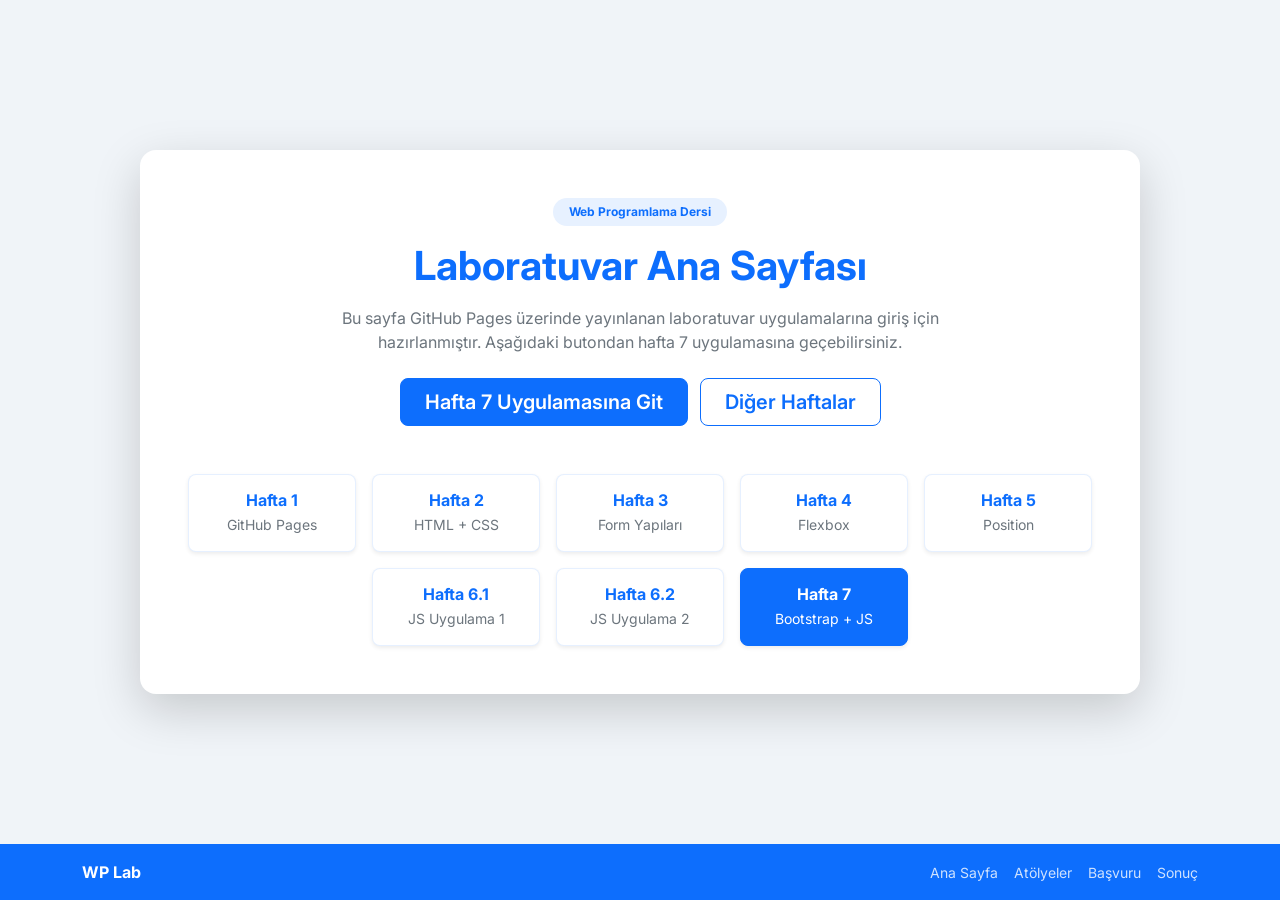
<file: index.html>
<!DOCTYPE html>
<html lang="tr">
<head>
    <meta charset="UTF-8">
    <meta name="viewport" content="width=device-width, initial-scale=1.0">
    <title>Laboratuvar Ana Sayfası | Tolga Ertek</title>
    <link href="https://cdn.jsdelivr.net/npm/bootstrap@5.3.3/dist/css/bootstrap.min.css" rel="stylesheet">
    <link rel="stylesheet" href="style.css">
</head>
<body class="bg-light-blue d-flex flex-column min-vh-100">

    <main class="container flex-grow-1 d-flex align-items-center justify-content-center py-5">
        <div class="card shadow-lg border-0 rounded-4 p-4 p-md-5 w-100" style="max-width: 1000px;">
            <div class="text-center mb-5">
                <span class="badge rounded-pill text-primary bg-primary-subtle px-3 py-2 mb-3 fw-bold">Web Programlama Dersi</span>
                <h1 class="fw-bold mb-3 text-primary">Laboratuvar Ana Sayfası</h1>
                <p class="text-secondary">Bu sayfa GitHub Pages üzerinde yayınlanan laboratuvar uygulamalarına giriş için<br>hazırlanmıştır. Aşağıdaki butondan hafta 7 uygulamasına geçebilirsiniz.</p>
                <div class="mt-4">
                    <a href="hafta7.html" class="btn btn-primary btn-lg rounded-3 px-4 fw-semibold me-2">Hafta 7 Uygulamasına Git</a>
                    <a href="#haftalar" class="btn btn-outline-primary btn-lg rounded-3 px-4 fw-semibold bg-white">Diğer Haftalar</a>
                </div>
            </div>

            <div class="row row-cols-2 row-cols-md-4 row-cols-lg-5 g-3 justify-content-center" id="haftalar">
                
                <div class="col">
                    <a href="#" class="text-decoration-none">
                        <div class="card h-100 border-0 shadow-sm custom-card text-center py-3 rounded-3">
                            <h6 class="fw-bold text-primary mb-1">Hafta 1</h6>
                            <small class="text-secondary">GitHub Pages</small>
                        </div>
                    </a>
                </div>

                <div class="col">
                    <a href="about.html" class="text-decoration-none">
                        <div class="card h-100 border-0 shadow-sm custom-card text-center py-3 rounded-3">
                            <h6 class="fw-bold text-primary mb-1">Hafta 2</h6>
                            <small class="text-secondary">HTML + CSS</small>
                        </div>
                    </a>
                </div>

                <div class="col">
                    <a href="contact.html" class="text-decoration-none">
                        <div class="card h-100 border-0 shadow-sm custom-card text-center py-3 rounded-3">
                            <h6 class="fw-bold text-primary mb-1">Hafta 3</h6>
                            <small class="text-secondary">Form Yapıları</small>
                        </div>
                    </a>
                </div>

                <div class="col">
                    <a href="flexbox/index.html" class="text-decoration-none">
                        <div class="card h-100 border-0 shadow-sm custom-card text-center py-3 rounded-3">
                            <h6 class="fw-bold text-primary mb-1">Hafta 4</h6>
                            <small class="text-secondary">Flexbox</small>
                        </div>
                    </a>
                </div>

                <div class="col">
                    <a href="lab-position.html" class="text-decoration-none">
                        <div class="card h-100 border-0 shadow-sm custom-card text-center py-3 rounded-3">
                            <h6 class="fw-bold text-primary mb-1">Hafta 5</h6>
                            <small class="text-secondary">Position</small>
                        </div>
                    </a>
                </div>

                <div class="col">
                    <a href="hafta6-1.html" class="text-decoration-none">
                        <div class="card h-100 border-0 shadow-sm custom-card text-center py-3 rounded-3">
                            <h6 class="fw-bold text-primary mb-1">Hafta 6.1</h6>
                            <small class="text-secondary">JS Uygulama 1</small>
                        </div>
                    </a>
                </div>

                <div class="col">
                    <a href="hafta6-2.html" class="text-decoration-none">
                        <div class="card h-100 border-0 shadow-sm custom-card text-center py-3 rounded-3">
                            <h6 class="fw-bold text-primary mb-1">Hafta 6.2</h6>
                            <small class="text-secondary">JS Uygulama 2</small>
                        </div>
                    </a>
                </div>

                <div class="col">
                    <a href="hafta7.html" class="text-decoration-none">
                        <div class="card h-100 border-0 shadow-sm custom-card custom-active-card text-center py-3 rounded-3 bg-primary text-white">
                            <h6 class="fw-bold mb-1">Hafta 7</h6>
                            <small>Bootstrap + JS</small>
                        </div>
                    </a>
                </div>

            </div>
        </div>
    </main>

    <footer class="bg-primary py-3 mt-auto">
        <div class="container d-flex justify-content-between align-items-center">
            <div class="fw-bold text-white">WP Lab</div>
            <div class="small d-flex gap-3">
                <a href="index.html" class="text-white text-decoration-none footer-link">Ana Sayfa</a>
                <a href="hafta7.html" class="text-white text-decoration-none footer-link">Atölyeler</a>
                <a href="hafta7.html#kayit-formu" class="text-white text-decoration-none footer-link">Başvuru</a>
                <a href="hafta7.html#resultArea" class="text-white text-decoration-none footer-link">Sonuç</a>
            </div>
        </div>
    </footer>

    <script src="https://cdn.jsdelivr.net/npm/bootstrap@5.3.3/dist/js/bootstrap.bundle.min.js"></script>
</body>
</html>
</file>
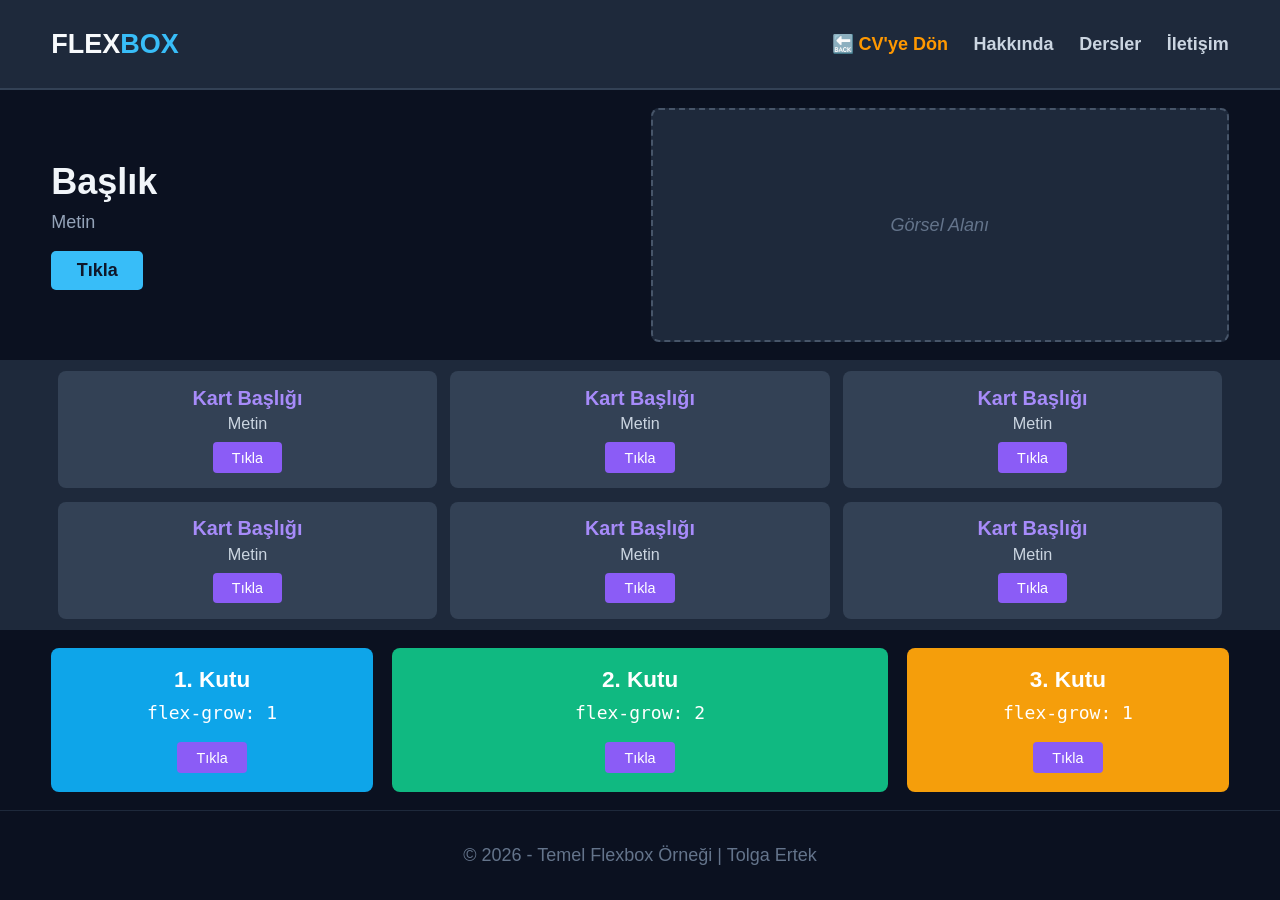
<file: flexbox/index.html>
<!DOCTYPE html>
<html lang="tr">
<head>
    <meta charset="UTF-8">
    <meta name="viewport" content="width=device-width, initial-scale=1.0">
    <title>Modern Flexbox Tasarımı</title>
    <link rel="stylesheet" href="style.css">
</head>
<body>

    <div class="wrapper">

        <header class="navbar">
            <div class="logo">FLEX<span style="color: #38bdf8;">BOX</span></div>
            <nav class="nav-links">
                <a href="../index.html" style="color: #ff9800;">🔙 CV'ye Dön</a>
                <a href="#">Hakkında</a>
                <a href="#">Dersler</a>
                <a href="#">İletişim</a>
            </nav>
        </header>

        <section class="hero">
            <div class="hero-content">
                <h1>Başlık</h1>
                <p>Metin</p>
                <button class="btn">Tıkla</button>
            </div>
            <div class="hero-image">
                <p>Görsel Alanı</p>
            </div>
        </section>

        <section class="cards-section">
            <div class="card">
                <h3>Kart Başlığı</h3>
                <p>Metin</p>
                <button class="btn-small">Tıkla</button>
            </div>
            <div class="card">
                <h3>Kart Başlığı</h3>
                <p>Metin</p>
                <button class="btn-small">Tıkla</button>
            </div>
            <div class="card">
                <h3>Kart Başlığı</h3>
                <p>Metin</p>
                <button class="btn-small">Tıkla</button>
            </div>
            <div class="card">
                <h3>Kart Başlığı</h3>
                <p>Metin</p>
                <button class="btn-small">Tıkla</button>
            </div>
            <div class="card">
                <h3>Kart Başlığı</h3>
                <p>Metin</p>
                <button class="btn-small">Tıkla</button>
            </div>
            <div class="card">
                <h3>Kart Başlığı</h3>
                <p>Metin</p>
                <button class="btn-small">Tıkla</button>
            </div>
        </section>

        <section class="flex-grow-section">
            <div class="grow-box box-1">
                <h3>1. Kutu</h3>
                <p>flex-grow: 1</p>
                <button class="btn-small" style="margin-top: 10px;">Tıkla</button>
            </div>
            <div class="grow-box box-2">
                <h3>2. Kutu</h3>
                <p>flex-grow: 2</p>
                <button class="btn-small" style="margin-top: 10px;">Tıkla</button>
            </div>
            <div class="grow-box box-3">
                <h3>3. Kutu</h3>
                <p>flex-grow: 1</p>
                <button class="btn-small" style="margin-top: 10px;">Tıkla</button>
            </div>
        </section>

        <footer class="footer">
            <p>&copy; 2026 - Temel Flexbox Örneği | Tolga Ertek</p>
        </footer>

    </div>

</body>
</html>
</file>
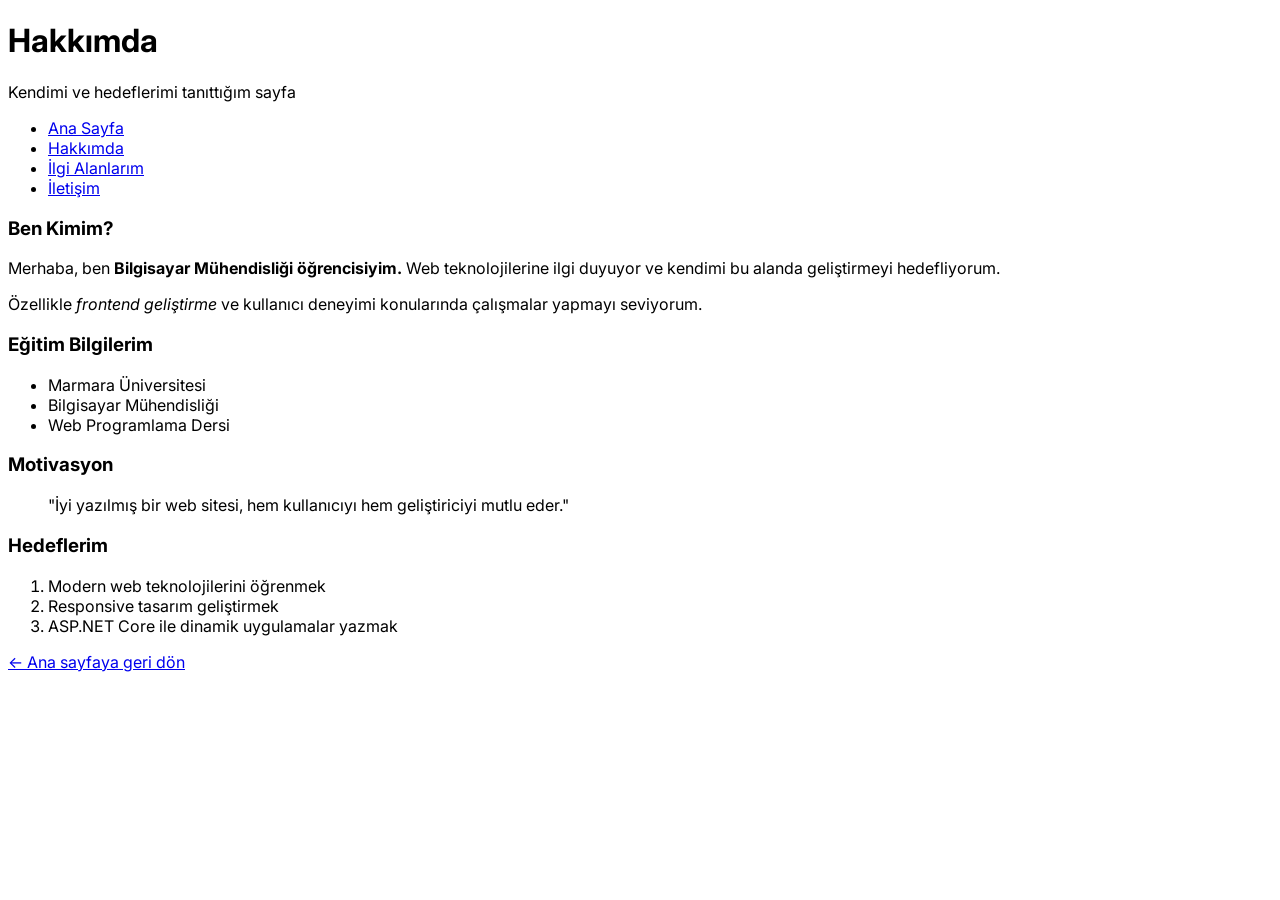
<file: about.html>
<!DOCTYPE html>
<html lang="tr">
<head>
    <link rel="stylesheet" href="style.css">
    <meta charset="UTF-8">
    <title>Hakkımda | Tolga Ertek</title>
</head>
<body>
    <header>
        <h1>Hakkımda</h1>
        <p>Kendimi ve hedeflerimi tanıttığım sayfa</p>
    </header>

    <nav>
        <ul>
            <li><a href="index.html">Ana Sayfa</a></li>
            <li><a href="about.html">Hakkımda</a></li>
            <li><a href="interests.html">İlgi Alanlarım</a></li>
            <li><a href="contact.html">İletişim</a></li>
        </ul>
    </nav>

    <main>
        <h3>Ben Kimim?</h3>
        <p>Merhaba, ben <strong>Bilgisayar Mühendisliği öğrencisiyim.</strong> Web teknolojilerine ilgi duyuyor ve kendimi bu alanda geliştirmeyi hedefliyorum.</p>
        <p>Özellikle <em>frontend geliştirme</em> ve kullanıcı deneyimi konularında çalışmalar yapmayı seviyorum.</p>

        <h3>Eğitim Bilgilerim</h3>
        <ul>
            <li>Marmara Üniversitesi</li>
            <li>Bilgisayar Mühendisliği</li>
            <li>Web Programlama Dersi</li>
        </ul>

        <h3>Motivasyon</h3>
        <blockquote cite="https://example.com">
            "İyi yazılmış bir web sitesi, hem kullanıcıyı hem geliştiriciyi mutlu eder."
        </blockquote>

        <h3>Hedeflerim</h3>
        <ol>
            <li>Modern web teknolojilerini öğrenmek</li>
            <li>Responsive tasarım geliştirmek</li>
            <li>ASP.NET Core ile dinamik uygulamalar yazmak</li>
        </ol>

        <p><a href="index.html">&larr; Ana sayfaya geri dön</a></p>
    </main>
</body>
</html>
</file>
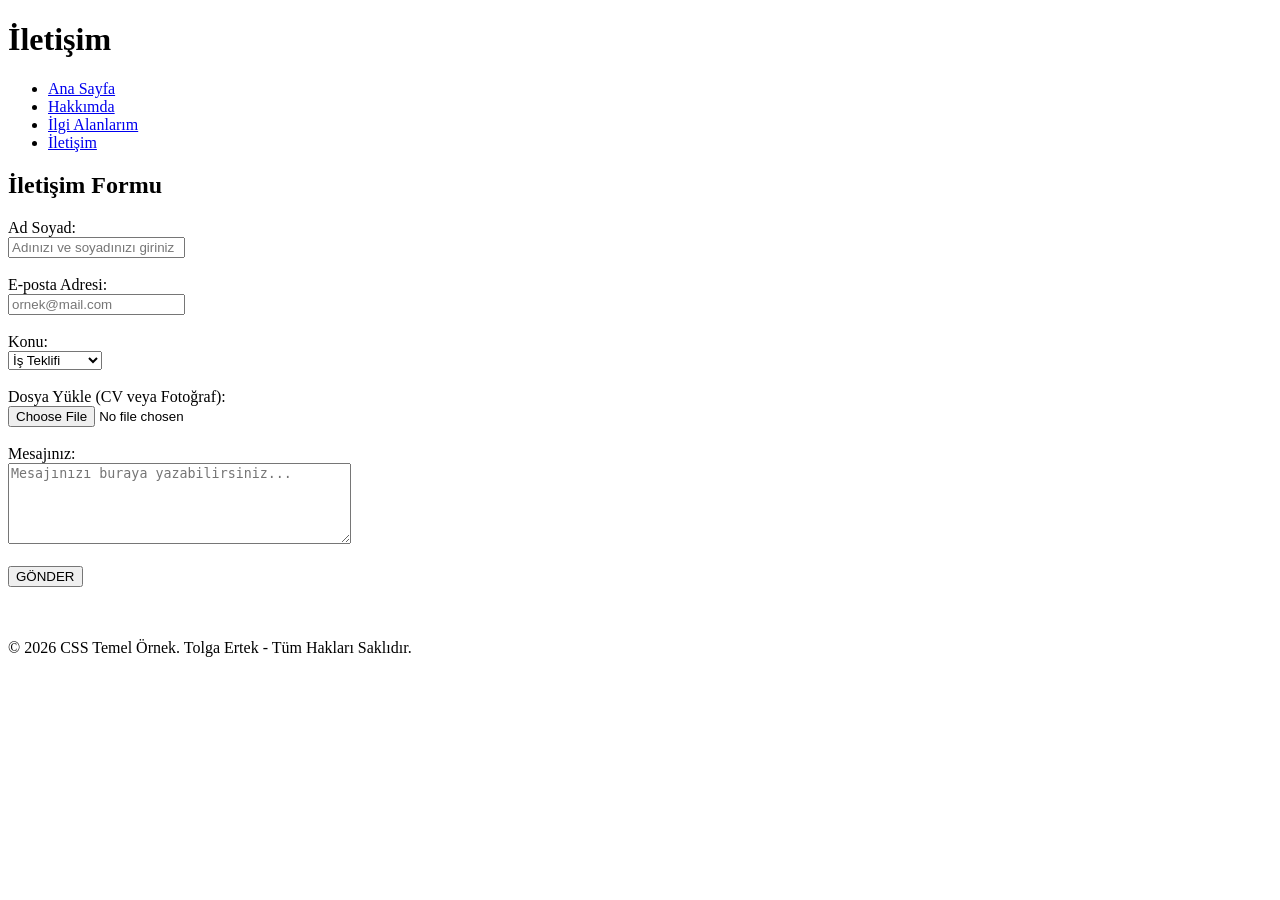
<file: contact.html>
<!DOCTYPE html>
<html lang="tr">
<head>
    <meta charset="UTF-8">
    <title>İletişim | Tolga Ertek</title>
</head>
<body>

    <h1>İletişim</h1>

    <ul>
        <li><a href="index.html">Ana Sayfa</a></li>
        <li><a href="about.html">Hakkımda</a></li>
        <li><a href="interests.html">İlgi Alanlarım</a></li>
        <li><a href="contact.html">İletişim</a></li>
    </ul>

    <h2>İletişim Formu</h2>

    <form action="#" method="post">
        
        <label for="adSoyad">Ad Soyad:</label><br>
        <input type="text" id="adSoyad" name="adSoyad" placeholder="Adınızı ve soyadınızı giriniz"><br><br>

        <label for="email">E-posta Adresi:</label><br>
        <input type="email" id="email" name="email" placeholder="ornek@mail.com"><br><br>

        <label for="konu">Konu:</label><br>
        <select id="konu" name="konu">
            <option value="is_teklifi">İş Teklifi</option>
            <option value="soru">Soru / Öneri</option>
            <option value="diger">Diğer</option>
        </select><br><br>

        <label for="dosya">Dosya Yükle (CV veya Fotoğraf):</label><br>
        <input type="file" id="dosya" name="dosya"><br><br>

        <label for="mesaj">Mesajınız:</label><br>
        <textarea id="mesaj" name="mesaj" rows="5" cols="40" placeholder="Mesajınızı buraya yazabilirsiniz..."></textarea><br><br>

        <input type="submit" value="GÖNDER">
        
    </form>

    <br><br>
    <p>&copy; 2026 CSS Temel Örnek. Tolga Ertek - Tüm Hakları Saklıdır.</p>

</body>
</html>
</file>
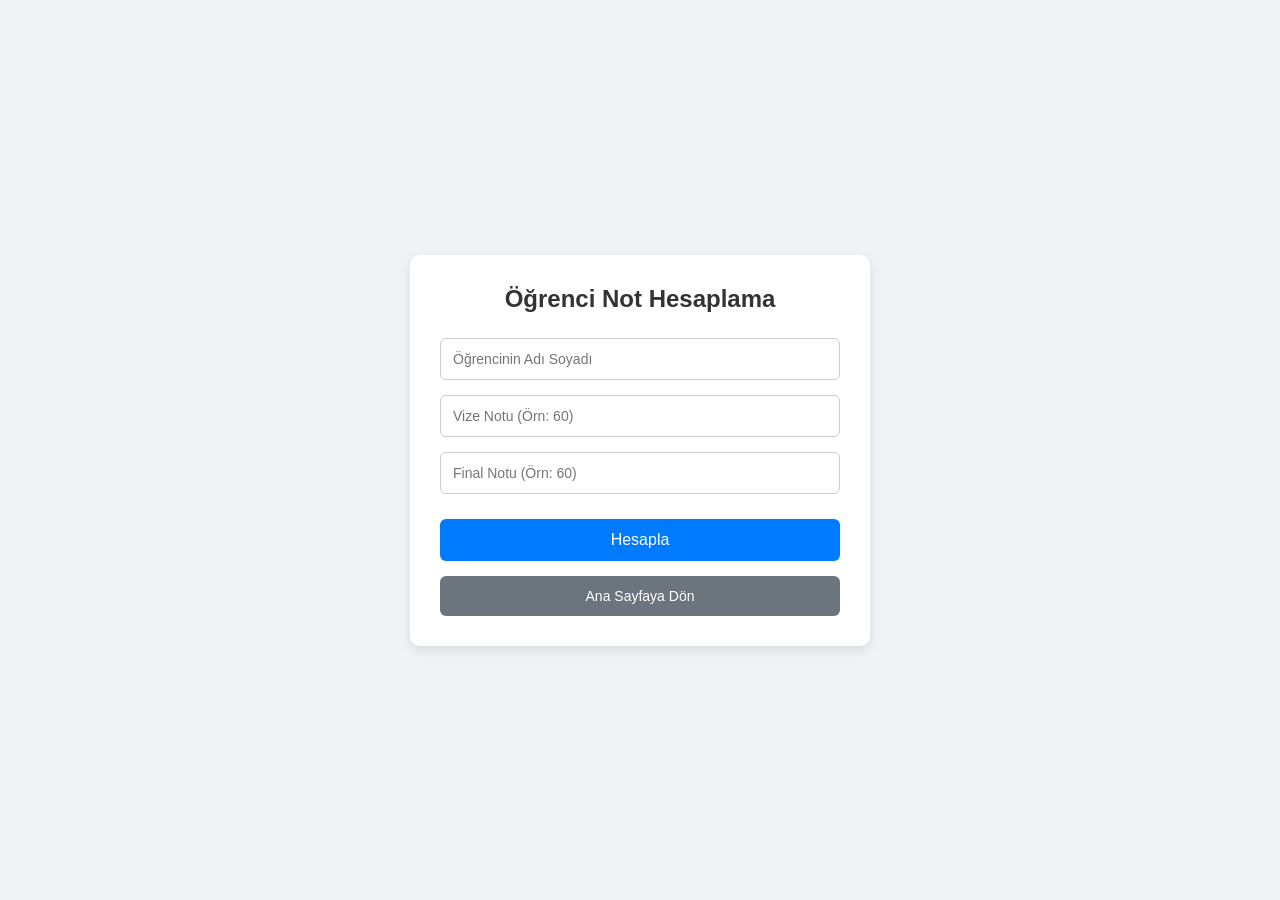
<file: hafta6-1.html>
<!DOCTYPE html>
<html lang="tr">
<head>
    <meta charset="UTF-8">
    <meta name="viewport" content="width=device-width, initial-scale=1.0">
    <title>Hafta 6-1: Öğrenci Not Hesaplama</title>
    <style>
        body {
            font-family: 'Segoe UI', Tahoma, Geneva, Verdana, sans-serif;
            background-color: #f0f2f5;
            display: flex;
            justify-content: center;
            align-items: center;
            height: 100vh;
            margin: 0;
        }

        .hesap-karti {
            background-color: #ffffff;
            padding: 30px;
            border-radius: 10px;
            box-shadow: 0 4px 12px rgba(0, 0, 0, 0.1);
            width: 100%;
            max-width: 400px;
        }

        .hesap-karti h2 {
            text-align: center;
            color: #333;
            margin-top: 0;
            margin-bottom: 25px;
        }

        .form-grup {
            margin-bottom: 15px;
        }

        input[type="text"] {
            width: 100%;
            padding: 12px;
            border: 1px solid #ccc;
            border-radius: 6px;
            box-sizing: border-box;
            font-size: 14px;
            transition: border-color 0.3s;
        }

        input[type="text"]:focus {
            border-color: #007bff;
            outline: none;
        }

        button.hesapla-btn {
            width: 100%;
            padding: 12px;
            background-color: #007bff;
            color: white;
            border: none;
            border-radius: 6px;
            font-size: 16px;
            cursor: pointer;
            transition: background-color 0.3s;
            margin-top: 10px;
        }

        button.hesapla-btn:hover {
            background-color: #0056b3;
        }

        /* Ana Sayfaya Dön Butonu Stilleri */
        .geri-btn {
            display: block;
            width: 100%;
            padding: 12px;
            background-color: #6c757d;
            color: white;
            text-align: center;
            text-decoration: none;
            border-radius: 6px;
            font-size: 14px;
            margin-top: 15px;
            box-sizing: border-box;
            transition: background-color 0.3s;
        }

        .geri-btn:hover {
            background-color: #5a6268;
        }

        #sonucAlani {
            margin-top: 25px;
            padding: 15px;
            background-color: #e9ecef;
            border-radius: 6px;
            display: none;
        }

        #sonucAd {
            margin: 0 0 10px 0;
            color: #212529;
            font-size: 18px;
        }

        .sonuc-satir {
            margin: 5px 0;
            font-size: 15px;
            color: #495057;
        }

        .gecti { color: #28a745; font-weight: bold; }
        .kaldi { color: #dc3545; font-weight: bold; }
    </style>
</head>
<body>

    <div class="hesap-karti">
        <h2>Öğrenci Not Hesaplama</h2>
        
        <div class="form-grup">
            <input type="text" id="adSoyad" placeholder="Öğrencinin Adı Soyadı">
        </div>
        <div class="form-grup">
            <input type="text" id="vizeNotu" placeholder="Vize Notu (Örn: 60)">
        </div>
        <div class="form-grup">
            <input type="text" id="finalNotu" placeholder="Final Notu (Örn: 60)">
        </div>

        <button class="hesapla-btn" onclick="notHesapla()">Hesapla</button>

        <div id="sonucAlani">
            <h3 id="sonucAd"></h3>
            <p class="sonuc-satir">Ortalama: <span id="sonucOrtalama"></span></p>
            <p class="sonuc-satir">Harf Notu: <span id="sonucHarf"></span></p>
            <p class="sonuc-satir">Durum: <span id="sonucDurum"></span></p>
        </div>

        <a href="index.html" class="geri-btn">Ana Sayfaya Dön</a>

    </div>

    <script>
        function notHesapla() {
            let adSoyad = document.getElementById("adSoyad").value;
            let vize = document.getElementById("vizeNotu").value;
            let final = document.getElementById("finalNotu").value;

            let vizeSayi = parseFloat(vize);
            let finalSayi = parseFloat(final);

            if (adSoyad.trim() === "" || isNaN(vizeSayi) || isNaN(finalSayi)) {
                alert("Lütfen tüm alanları geçerli değerlerle doldurunuz.");
                return;
            }

            if (vizeSayi < 0 || vizeSayi > 100 || finalSayi < 0 || finalSayi > 100) {
                alert("Notlar 0 ile 100 arasında olmalıdır.");
                return;
            }

            let ortalama = (vizeSayi * 0.4) + (finalSayi * 0.6);

            let harfNotu = "";
            if (ortalama >= 90) harfNotu = "AA";
            else if (ortalama >= 80) harfNotu = "BA";
            else if (ortalama >= 70) harfNotu = "BB";
            else if (ortalama >= 60) harfNotu = "CB";
            else if (ortalama >= 50) harfNotu = "CC";
            else if (ortalama >= 40) harfNotu = "DC";
            else if (ortalama >= 30) harfNotu = "DD";
            else if (ortalama >= 20) harfNotu = "FD";
            else harfNotu = "FF";

            let durumSpan = document.getElementById("sonucDurum");
            if (ortalama >= 50) {
                durumSpan.innerHTML = "Geçti";
                durumSpan.className = "gecti";
            } else {
                durumSpan.innerHTML = "Kaldı";
                durumSpan.className = "kaldi";
            }

            document.getElementById("sonucAd").innerHTML = adSoyad;
            document.getElementById("sonucOrtalama").innerHTML = ortalama.toFixed(2);
            document.getElementById("sonucHarf").innerHTML = harfNotu;

            document.getElementById("sonucAlani").style.display = "block";
        }
    </script>

</body>
</html>
</file>
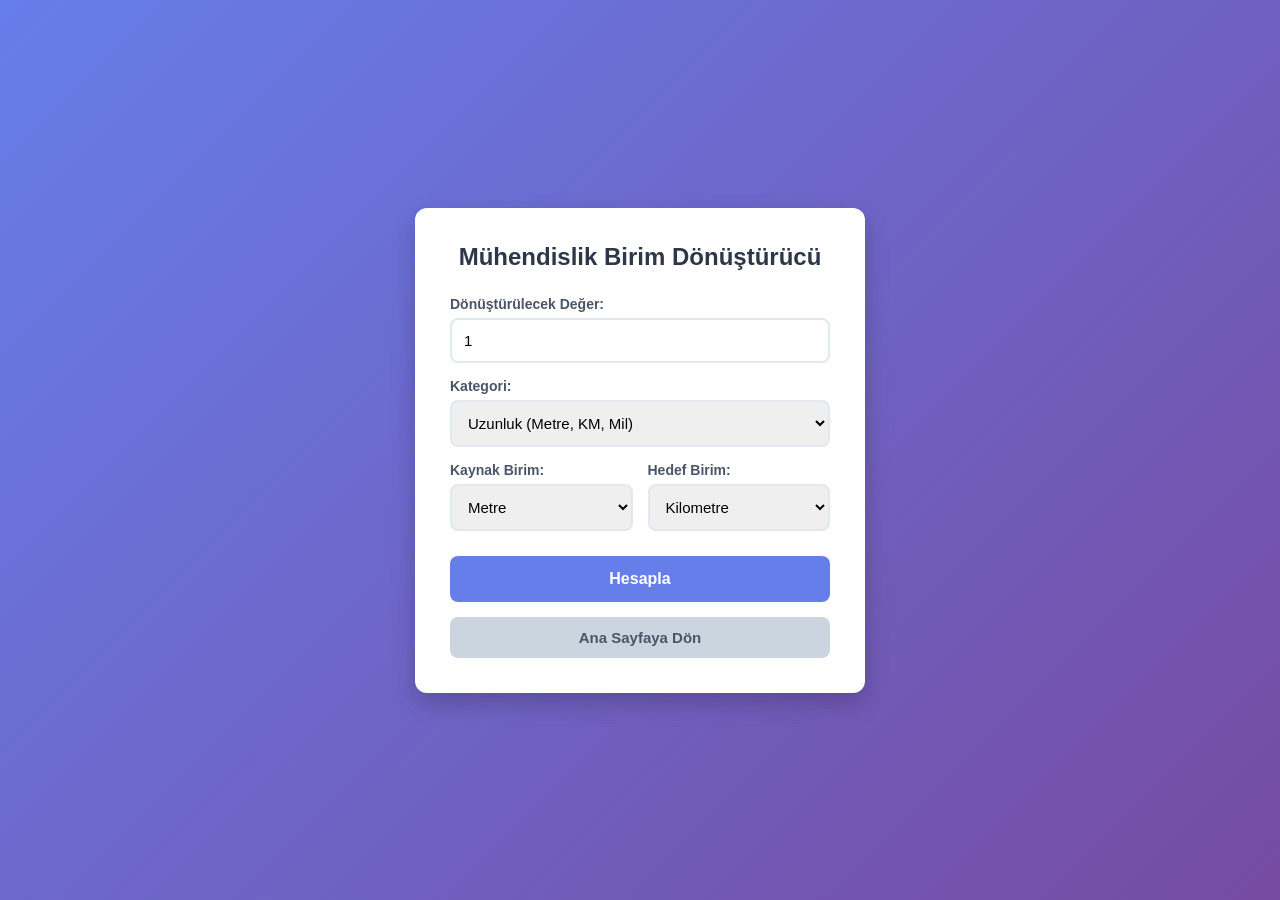
<file: hafta6-2.html>
<!DOCTYPE html>
<html lang="tr">
<head>
    <meta charset="UTF-8">
    <meta name="viewport" content="width=device-width, initial-scale=1.0">
    <title>Hafta 6-2: Birim Dönüştürücü</title>
    <style>
        
        body {
            font-family: 'Segoe UI', Tahoma, Geneva, Verdana, sans-serif;
            background: linear-gradient(135deg, #667eea 0%, #764ba2 100%);
            display: flex;
            justify-content: center;
            align-items: center;
            min-height: 100vh;
            margin: 0;
            color: #333;
        }

        .donusturucu-karti {
            background-color: #ffffff;
            padding: 35px;
            border-radius: 12px;
            box-shadow: 0 10px 25px rgba(0, 0, 0, 0.2);
            width: 100%;
            max-width: 450px;
            box-sizing: border-box;
        }

        .donusturucu-karti h2 {
            text-align: center;
            color: #2d3748;
            margin-top: 0;
            margin-bottom: 25px;
            font-size: 24px;
        }

        .form-grup {
            margin-bottom: 15px;
        }

        .form-grup label {
            display: block;
            margin-bottom: 6px;
            font-weight: 600;
            font-size: 14px;
            color: #4a5568;
        }

        input[type="number"], select {
            width: 100%;
            padding: 12px;
            border: 2px solid #e2e8f0;
            border-radius: 8px;
            box-sizing: border-box;
            font-size: 15px;
            transition: border-color 0.3s;
        }

        input[type="number"]:focus, select:focus {
            border-color: #667eea;
            outline: none;
        }

        .satir {
            display: flex;
            gap: 15px;
        }

        .satir .form-grup {
            flex: 1;
        }

        .hesapla-btn {
            width: 100%;
            padding: 14px;
            background-color: #667eea;
            color: white;
            border: none;
            border-radius: 8px;
            font-size: 16px;
            font-weight: bold;
            cursor: pointer;
            transition: background-color 0.3s, transform 0.1s;
            margin-top: 10px;
        }

        .hesapla-btn:hover {
            background-color: #5a67d8;
        }

        .hesapla-btn:active {
            transform: scale(0.98);
        }

        .sonuc-kutusu {
            margin-top: 25px;
            padding: 15px;
            background-color: #ebf8ff;
            border-left: 5px solid #3182ce;
            border-radius: 6px;
            font-size: 18px;
            font-weight: bold;
            color: #2b6cb0;
            text-align: center;
            display: none; /* İlk başta gizli */
        }

        .geri-btn {
            display: block;
            width: 100%;
            padding: 12px;
            background-color: #cbd5e0;
            color: #4a5568;
            text-align: center;
            text-decoration: none;
            border-radius: 8px;
            font-size: 15px;
            font-weight: bold;
            margin-top: 15px;
            box-sizing: border-box;
            transition: background-color 0.3s;
        }

        .geri-btn:hover {
            background-color: #a0aec0;
            color: #1a202c;
        }
    </style>
</head>
<body>

    <div class="donusturucu-karti">
        <h2>Mühendislik Birim Dönüştürücü</h2>

        <div class="form-grup">
            <label for="deger">Dönüştürülecek Değer:</label>
            <input type="number" id="deger" placeholder="Örn: 50" value="1">
        </div>

        <div class="form-grup">
            <label for="kategori">Kategori:</label>
            <select id="kategori" onchange="birimleriGuncelle()">
                <option value="uzunluk">Uzunluk (Metre, KM, Mil)</option>
                <option value="sicaklik">Sıcaklık (Celsius, Fahrenheit, Kelvin)</option>
            </select>
        </div>

        <div class="satir">
            <div class="form-grup">
                <label for="kaynakBirim">Kaynak Birim:</label>
                <select id="kaynakBirim"></select>
            </div>
            <div class="form-grup">
                <label for="hedefBirim">Hedef Birim:</label>
                <select id="hedefBirim"></select>
            </div>
        </div>

        <button class="hesapla-btn" onclick="donustur()">Hesapla</button>

        <div id="sonucAlani" class="sonuc-kutusu">
            Sonuç: <span id="sonucMetni"></span>
        </div>

        <a href="index.html" class="geri-btn">Ana Sayfaya Dön</a>
    </div>

    <script>
        // Kategorilere göre alt birimlerin tanımlanması
        const birimSecenekleri = {
            uzunluk: [
                { deger: "m", metin: "Metre" },
                { deger: "km", metin: "Kilometre" },
                { deger: "mil", metin: "Mil" }
            ],
            sicaklik: [
                { deger: "c", metin: "Celsius (°C)" },
                { deger: "f", metin: "Fahrenheit (°F)" },
                { deger: "k", metin: "Kelvin (K)" }
            ]
        };

        // Kategori seçimine göre Kaynak ve Hedef select kutularını dolduran fonksiyon
        function birimleriGuncelle() {
            const kategori = document.getElementById("kategori").value;
            const kaynakSelect = document.getElementById("kaynakBirim");
            const hedefSelect = document.getElementById("hedefBirim");

            // Önceki seçenekleri temizle
            kaynakSelect.innerHTML = "";
            hedefSelect.innerHTML = "";

            // Yeni seçenekleri ekle
            birimSecenekleri[kategori].forEach(birim => {
                kaynakSelect.add(new Option(birim.metin, birim.deger));
                hedefSelect.add(new Option(birim.metin, birim.deger));
            });

            // Varsayılan olarak hedef birimi 2. seçenek yap (Örn: Metre -> Kilometre)
            if (hedefSelect.options.length > 1) {
                hedefSelect.selectedIndex = 1;
            }
        }

        // Sayfa yüklendiğinde birimleri ilk kez doldur
        window.onload = birimleriGuncelle;

        // Asıl dönüştürme işlemini yapan fonksiyon
        function donustur() {
            const deger = parseFloat(document.getElementById("deger").value);
            const kategori = document.getElementById("kategori").value;
            const kaynak = document.getElementById("kaynakBirim").value;
            const hedef = document.getElementById("hedefBirim").value;

            if (isNaN(deger)) {
                alert("Lütfen geçerli bir sayı giriniz.");
                return;
            }

            let sonuc = 0;

            // Aynı birim seçildiyse işlem yapmaya gerek yok
            if (kaynak === hedef) {
                sonuc = deger;
            } 
            else if (kategori === "uzunluk") {
                // Uzunluk algoritması: Önce her şeyi Metre'ye çevir
                let metreCinsinden = deger;
                if (kaynak === "km") metreCinsinden = deger * 1000;
                else if (kaynak === "mil") metreCinsinden = deger * 1609.344;

                // Metreden hedef birime çevir
                if (hedef === "m") sonuc = metreCinsinden;
                else if (hedef === "km") sonuc = metreCinsinden / 1000;
                else if (hedef === "mil") sonuc = metreCinsinden / 1609.344;
            } 
            else if (kategori === "sicaklik") {
                // Sıcaklık algoritması: Önce her şeyi Celsius'a çevir
                let celsiusCinsinden = deger;
                if (kaynak === "f") celsiusCinsinden = (deger - 32) * 5/9;
                else if (kaynak === "k") celsiusCinsinden = deger - 273.15;

                // Celsius'tan hedef birime çevir
                if (hedef === "c") sonuc = celsiusCinsinden;
                else if (hedef === "f") sonuc = (celsiusCinsinden * 9/5) + 32;
                else if (hedef === "k") sonuc = celsiusCinsinden + 273.15;
            }

            // Sonucu formatla (virgülden sonra en fazla 4 hane) ve ekrana yazdır
            document.getElementById("sonucMetni").innerText = sonuc.toFixed(4).replace(/\.0000$/, '');
            document.getElementById("sonucAlani").style.display = "block";
        }
    </script>

</body>
</html>
</file>
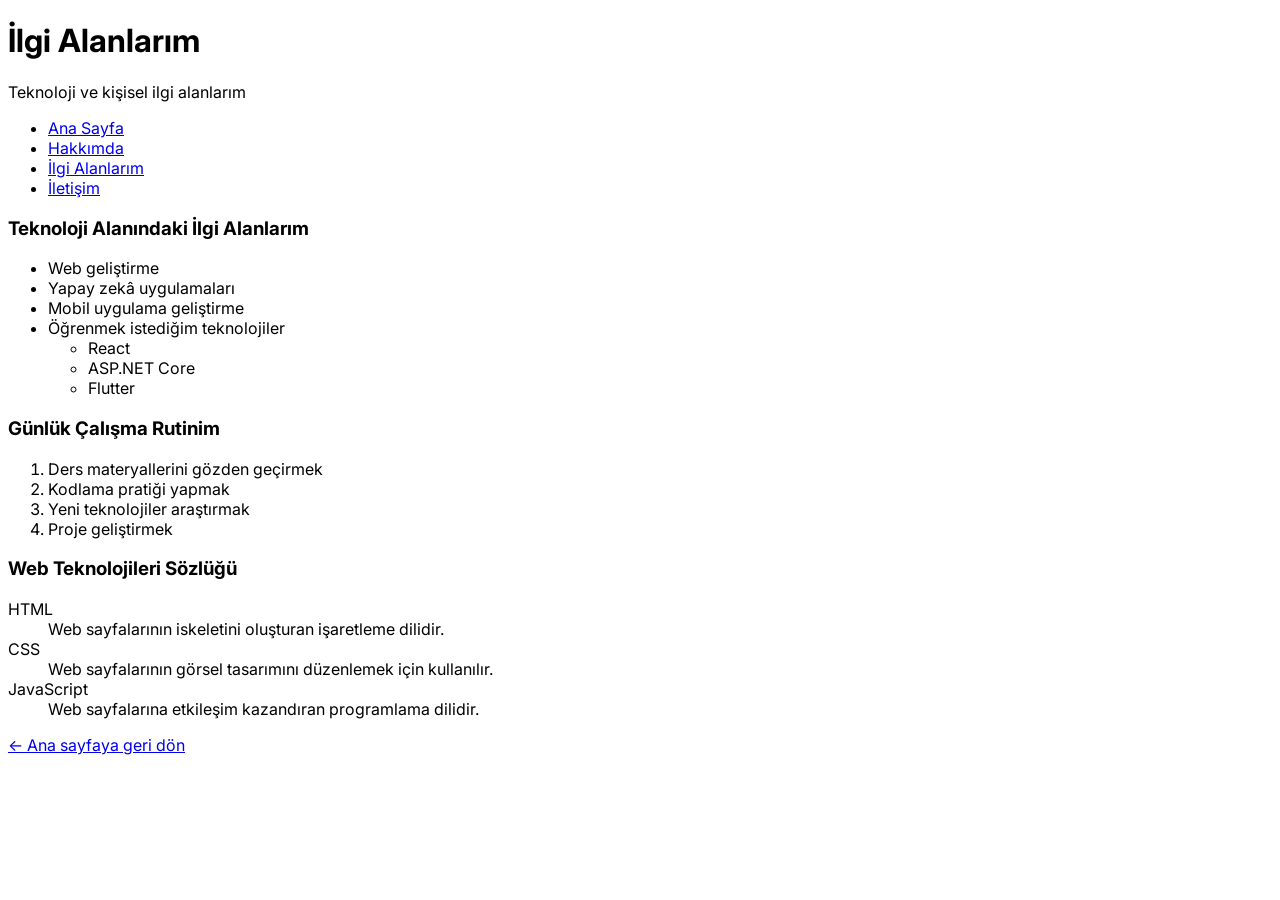
<file: interests.html>
<!DOCTYPE html>
<html lang="tr">
<head>
    <link rel="stylesheet" href="style.css">
    <meta charset="UTF-8">
    <title>İlgi Alanlarım | Tolga Ertek</title>
</head>
<body>
    <header>
        <h1>İlgi Alanlarım</h1>
        <p>Teknoloji ve kişisel ilgi alanlarım</p>
    </header>

    <nav>
        <ul>
            <li><a href="index.html">Ana Sayfa</a></li>
            <li><a href="about.html">Hakkımda</a></li>
            <li><a href="interests.html">İlgi Alanlarım</a></li>
            <li><a href="contact.html">İletişim</a></li>
        </ul>
    </nav>

    <main>
        <h3>Teknoloji Alanındaki İlgi Alanlarım</h3>
        <ul>
            <li>Web geliştirme</li>
            <li>Yapay zekâ uygulamaları</li>
            <li>Mobil uygulama geliştirme</li>
            <li>Öğrenmek istediğim teknolojiler
                <ul>
                    <li>React</li>
                    <li>ASP.NET Core</li>
                    <li>Flutter</li>
                </ul>
            </li>
        </ul>

        <h3>Günlük Çalışma Rutinim</h3>
        <ol>
            <li>Ders materyallerini gözden geçirmek</li>
            <li>Kodlama pratiği yapmak</li>
            <li>Yeni teknolojiler araştırmak</li>
            <li>Proje geliştirmek</li>
        </ol>

        <h3>Web Teknolojileri Sözlüğü</h3>
        <dl>
            <dt>HTML</dt>
            <dd>Web sayfalarının iskeletini oluşturan işaretleme dilidir.</dd>
            <dt>CSS</dt>
            <dd>Web sayfalarının görsel tasarımını düzenlemek için kullanılır.</dd>
            <dt>JavaScript</dt>
            <dd>Web sayfalarına etkileşim kazandıran programlama dilidir.</dd>
        </dl>

        <p><a href="index.html">&larr; Ana sayfaya geri dön</a></p>
    </main>
</body>
</html>
</file>
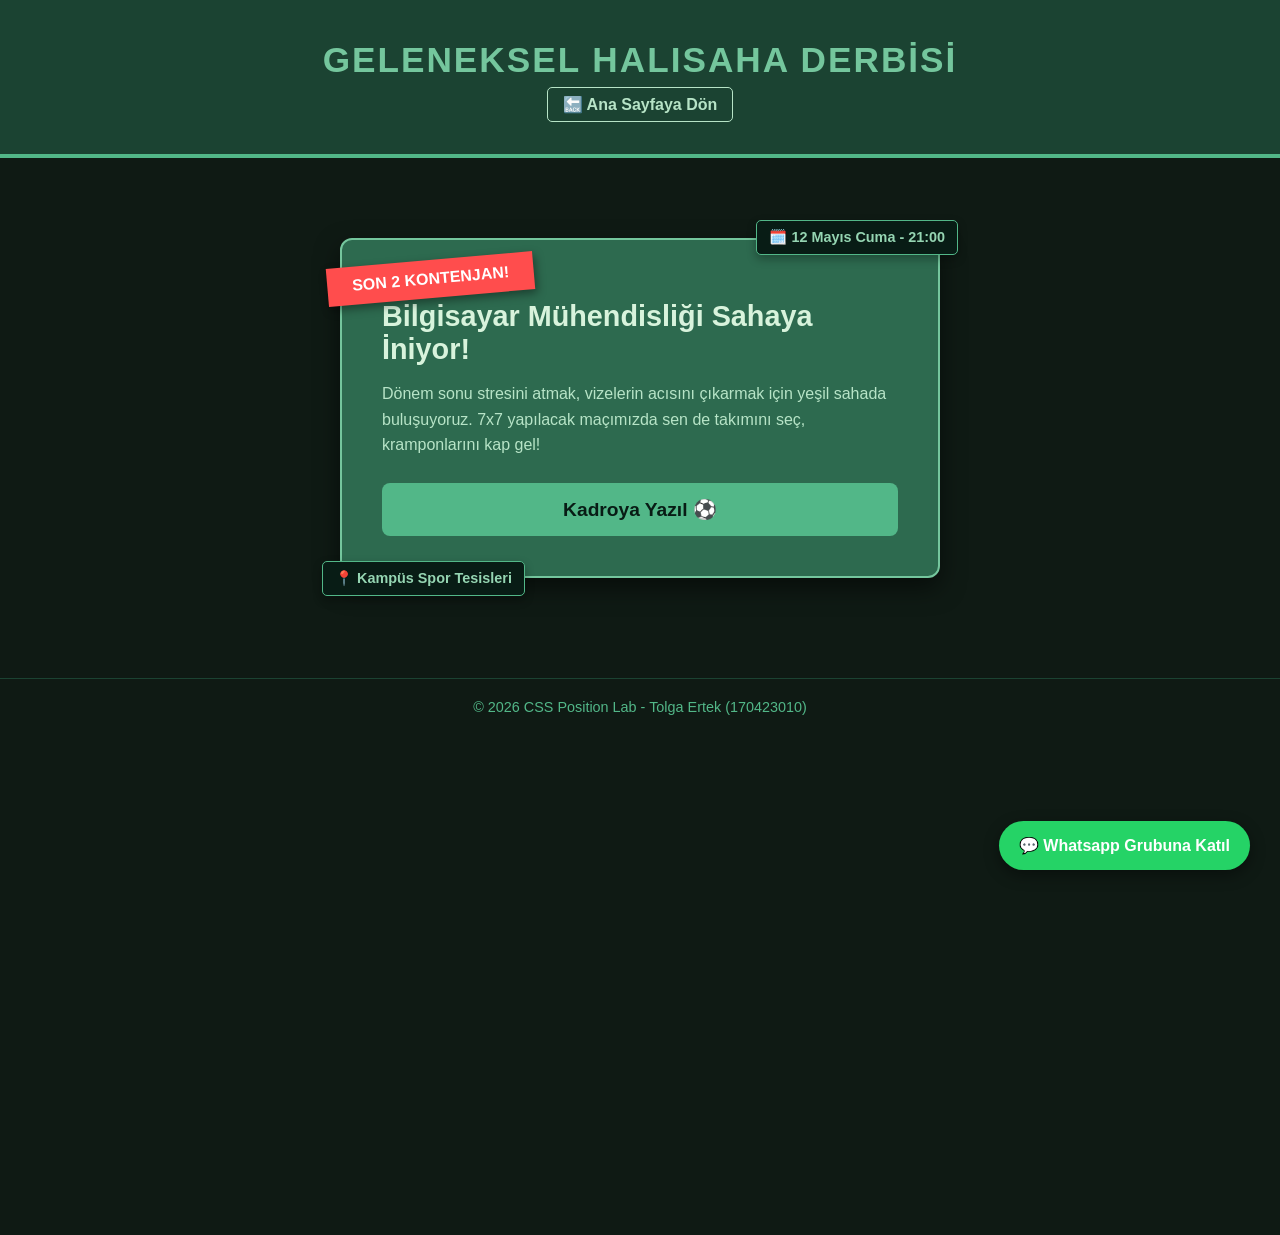
<file: lab-position.html>
<!DOCTYPE html>
<html lang="tr">
<head>
    <meta charset="UTF-8">
    <meta name="viewport" content="width=device-width, initial-scale=1.0">
    <title>Halısaha Duyurusu | Tolga Ertek</title>
    <link rel="stylesheet" href="position-style.css">
</head>
<body>

    <a href="#" class="fixed-whatsapp">💬 Whatsapp Grubuna Katıl</a>

    <header class="header-section">
        <h1>Geleneksel Halısaha Derbisi</h1>
        <a href="index.html" class="back-link">🔙 Ana Sayfaya Dön</a>
    </header>

    <main class="main-content">
        <div class="announcement-card">
            
            <div class="badge absolute-date">🗓️ 12 Mayıs Cuma - 21:00</div>
            
            <div class="badge absolute-location">📍 Kampüs Spor Tesisleri</div>
            
            <div class="absolute-ribbon">SON 2 KONTENJAN!</div>

            <h2 class="card-title">Bilgisayar Mühendisliği Sahaya İniyor!</h2>
            <p class="card-desc">
                Dönem sonu stresini atmak, vizelerin acısını çıkarmak için yeşil sahada buluşuyoruz. 
                7x7 yapılacak maçımızda sen de takımını seç, kramponlarını kap gel!
            </p>
            
            <button class="join-btn">Kadroya Yazıl ⚽</button>
        </div>
    </main>

    <footer class="footer-section">
        <p>&copy; 2026 CSS Position Lab - Tolga Ertek (170423010)</p>
    </footer>

</body>
</html>
</file>
<file: style.css>
@import url('https://fonts.googleapis.com/css2?family=Inter:wght@400;500;600;700&display=swap');

body {
    font-family: 'Inter', sans-serif;
}

.bg-light-blue {
    background-color: #f0f4f8;
}

.bg-primary-subtle {
    background-color: #e7f1ff !important;
}

.custom-card {
    transition: all 0.3s ease;
    border: 1px solid rgba(13, 110, 253, 0.1) !important;
    background-color: #ffffff;
}

.custom-card:hover {
    transform: translateY(-5px);
    box-shadow: 0 .5rem 1rem rgba(13, 110, 253, 0.15) !important;
    border-color: #0d6efd !important;
}

.custom-active-card {
    border-color: #0d6efd !important;
}

.custom-active-card:hover {
    box-shadow: 0 .5rem 1rem rgba(13, 110, 253, 0.3) !important;
}

.footer-link {
    opacity: 0.8;
    transition: opacity 0.3s;
}

.footer-link:hover {
    opacity: 1;
}
</file>
<file: flexbox/style.css>
/* --- GENEL SIFIRLAMA --- */
* {
    margin: 0;
    padding: 0;
    box-sizing: border-box;
    font-family: 'Segoe UI', Tahoma, Geneva, Verdana, sans-serif;
}

body {
    background-color: #0b1120;
    color: #f8fafc;
}

/* ANA KAPSAYICI */
.wrapper {
    display: flex;
    flex-direction: column;
    height: 100vh; 
    overflow: hidden; /* Dışarı hiçbir şeyin taşmamasını garanti eder */
}

/* 1) NAVBAR (10vh) */
.navbar {
    height: 10vh;
    display: flex;
    justify-content: space-between;
    align-items: center;
    padding: 0 4vw;
    background-color: #1e293b;
    border-bottom: 2px solid #334155;
}

.logo {
    font-size: 3vh; /* vh ile dinamik font */
    font-weight: 900;
}

.nav-links {
    display: flex;
    align-items: center;
}

.nav-links a {
    color: #cbd5e1;
    text-decoration: none;
    margin-left: 2vw;
    font-size: 2vh; /* vh ile dinamik font */
    font-weight: 600;
}

/* 2) HERO BÖLÜMÜ (30vh) */
.hero {
    height: 30vh;
    display: flex;
    flex-direction: row;
    justify-content: space-between;
    align-items: stretch;
    padding: 2vh 4vw; 
    gap: 2vw;
}

.hero-content {
    flex: 1;
    display: flex;
    flex-direction: column;
    justify-content: center;
    align-items: flex-start;
}

.hero-content h1 {
    font-size: 4vh; 
    margin-bottom: 1vh;
    color: #f1f5f9;
}

.hero-content p {
    color: #94a3b8;
    margin-bottom: 2vh;
    font-size: 2vh;
}

.hero-image {
    flex: 1;
    background-color: #1e293b;
    border: 2px dashed #475569;
    border-radius: 8px;
    display: flex;
    justify-content: center;
    align-items: center;
    color: #64748b;
    font-size: 2vh;
    font-style: italic;
}

.btn {
    padding: 1vh 2vw;
    background-color: #38bdf8;
    color: #0f172a;
    border: none;
    border-radius: 5px;
    font-weight: bold;
    cursor: pointer;
    font-size: 2vh;
}

/* 3) KARTLAR BÖLÜMÜ (30vh) */
.cards-section {
    height: 30vh;
    display: flex;
    flex-wrap: wrap;
    justify-content: center;
    align-items: center;
    gap: 1vh 1vw; /* Boşluklar ekran yüksekliğine duyarlı */
    padding: 1vh 4vw;
    background-color: #1e293b;
}

.card {
    background-color: #334155;
    border-radius: 8px;
    /* Kartların 3 yan yana, 2 alt alta olmasını kesinleştirir */
    width: calc(33.333% - 1vw);
    height: calc(50% - 1vh); 
    display: flex;
    flex-direction: column;
    align-items: center;
    justify-content: center;
    padding: 1vh;
}

.card h3 { 
    color: #a78bfa; 
    margin-bottom: 0.5vh; 
    font-size: 2.2vh; 
}

.card p { 
    font-size: 1.8vh; 
    color: #cbd5e1; 
    margin-bottom: 1vh; 
}

.btn-small {
    padding: 0.8vh 1.5vw;
    background-color: #8b5cf6;
    color: #fff;
    border: none;
    border-radius: 4px;
    cursor: pointer;
    font-size: 1.6vh;
}

/* 4) FLEX GROW UYGULAMA (20vh) */
.flex-grow-section {
    height: 20vh;
    display: flex;
    flex-direction: row;
    align-items: stretch;
    gap: 1.5vw;
    padding: 2vh 4vw;
}

.grow-box {
    border-radius: 8px;
    display: flex;
    flex-direction: column;
    justify-content: center;
    align-items: center;
    color: #fff;
    text-align: center;
    padding: 1vh;
}

.box-1 {
    flex-grow: 1;
    background-color: #0ea5e9;
}

.box-2 {
    flex-grow: 2;
    background-color: #10b981;
}

.box-3 {
    flex-grow: 1;
    background-color: #f59e0b;
}

.grow-box h3 {
    font-size: 2.5vh;
    margin-bottom: 0.5vh;
}

.grow-box p {
    margin: 0.5vh 0 1vh 0;
    font-family: monospace;
    font-size: 2vh;
}

/* 5) FOOTER (10vh) */
.footer {
    height: 10vh;
    display: flex;
    justify-content: center;
    align-items: center;
    background-color: #0b1120;
    color: #64748b;
    border-top: 1px solid #1e293b;
    font-size: 2vh;
}
</file>
<file: position-style.css>
/* --- GENEL AYARLAR --- */
* {
    margin: 0;
    padding: 0;
    box-sizing: border-box;
    font-family: 'Segoe UI', Tahoma, Geneva, Verdana, sans-serif;
}

body {
    background-color: #0f1a14; /* Çok koyu çim yeşili / siyah */
    color: #e0f2e9;
    /* Sayfada scroll çıkması için ekstra boşluk (fixed test etmek için) */
    padding-bottom: 500px; 
}

/* --- KISA BAŞLIK ALANI --- */
.header-section {
    text-align: center;
    padding: 40px 20px;
    background-color: #1b4332;
    border-bottom: 4px solid #52b788;
}

.header-section h1 {
    color: #74c69d;
    font-size: 2.2rem;
    margin-bottom: 15px;
    text-transform: uppercase;
    letter-spacing: 2px;
}

.back-link {
    color: #b7e4c7;
    text-decoration: none;
    font-weight: bold;
    padding: 8px 15px;
    border: 1px solid #b7e4c7;
    border-radius: 5px;
    transition: 0.3s ease; /* ZORUNLU KURAL: 1. CSS Etkileşimi (Transition) */
    cursor: pointer; /* ZORUNLU KURAL: Hover cursor değişimi */
}

.back-link:hover {
    background-color: #b7e4c7;
    color: #1b4332;
}

/* --- ANA İÇERİK ALANI --- */
.main-content {
    display: flex;
    justify-content: center;
    margin-top: 80px;
}

/* --- ZORUNLU KURAL: KAPSAYICI KART (POSITION: RELATIVE) --- */
.announcement-card {
    position: relative; /* İçindeki absolute öğeler buna göre hizalanır */
    width: 600px;
    background-color: #2d6a4f;
    padding: 60px 40px 40px 40px;
    border-radius: 12px;
    border: 2px solid #74c69d;
    box-shadow: 0 10px 25px rgba(0, 0, 0, 0.5);
}

/* --- ZORUNLU KURAL: KART İÇİNDEKİ ABSOLUTE ÖĞELER --- */
.badge {
    position: absolute;
    background-color: #081c15;
    color: #95d5b2;
    padding: 8px 12px;
    border-radius: 5px;
    font-size: 0.9rem;
    font-weight: bold;
    border: 1px solid #52b788;
    cursor: help; /* ZORUNLU KURAL: Hover cursor değişimi */
}

/* ABSOLUTE 1: Sağ Üst (Tarih) */
.absolute-date {
    top: -20px;
    right: -20px;
    box-shadow: 0 4px 10px rgba(0,0,0,0.3);
}

/* ABSOLUTE 2: Sol Alt (Konum) */
.absolute-location {
    bottom: -20px;
    left: -20px;
    box-shadow: 0 4px 10px rgba(0,0,0,0.3);
    cursor: pointer; /* ZORUNLU KURAL: Hover cursor değişimi */
    transition: transform 0.3s;
}

.absolute-location:hover {
    transform: scale(1.1);
}

/* ABSOLUTE 3: Sol Üst Kurdele (Üst üste binme ve Z-Index) */
.absolute-ribbon {
    position: absolute;
    top: 20px;
    left: -15px;
    background-color: #ff4d4d;
    color: white;
    padding: 10px 25px;
    font-weight: 900;
    box-shadow: 2px 4px 10px rgba(0,0,0,0.4);
    z-index: 10; /* ZORUNLU KURAL: Z-Index kullanımı (Kartın üzerine biner) */
    transform: rotate(-5deg);
    animation: pulse 2s infinite; /* ZORUNLU KURAL: 2. CSS Etkileşimi (Keyframes Animasyon) */
}

/* --- KART İÇİ METİNLER VE BUTON --- */
.card-title {
    color: #d8f3dc;
    margin-bottom: 15px;
    font-size: 1.8rem;
}

.card-desc {
    color: #b7e4c7;
    line-height: 1.6;
    margin-bottom: 25px;
}

.join-btn {
    display: block;
    width: 100%;
    padding: 15px;
    background-color: #52b788;
    color: #081c15;
    border: none;
    border-radius: 8px;
    font-size: 1.2rem;
    font-weight: 900;
    cursor: pointer; /* ZORUNLU KURAL: Hover cursor değişimi */
    transition: background-color 0.3s;
}

.join-btn:hover {
    background-color: #74c69d;
}

.join-btn:active {
    transform: scale(0.98); /* ZORUNLU KURAL: :active efekti */
}

/* --- ZORUNLU KURAL: SCROLL SIRASINDA SABİT KALAN (POSITION: FIXED) --- */
.fixed-whatsapp {
    position: fixed;
    bottom: 30px;
    right: 30px;
    background-color: #25D366; /* Whatsapp Yeşili */
    color: white;
    padding: 15px 20px;
    border-radius: 50px;
    font-weight: bold;
    text-decoration: none;
    box-shadow: 0 5px 15px rgba(0,0,0,0.4);
    z-index: 100; /* Her şeyin üstünde durması için yüksek z-index */
    cursor: pointer; /* ZORUNLU KURAL: Hover cursor değişimi */
    transition: transform 0.3s;
}

.fixed-whatsapp:hover {
    transform: translateY(-5px);
}

/* --- KEYFRAMES ANİMASYONU --- */
@keyframes pulse {
    0% { transform: rotate(-5deg) scale(1); }
    50% { transform: rotate(-5deg) scale(1.05); }
    100% { transform: rotate(-5deg) scale(1); }
}

/* --- ALT BİLGİ ALANI --- */
.footer-section {
    text-align: center;
    margin-top: 100px;
    padding: 20px;
    color: #52b788;
    font-size: 0.9rem;
    border-top: 1px solid #1b4332;
}
</file>
